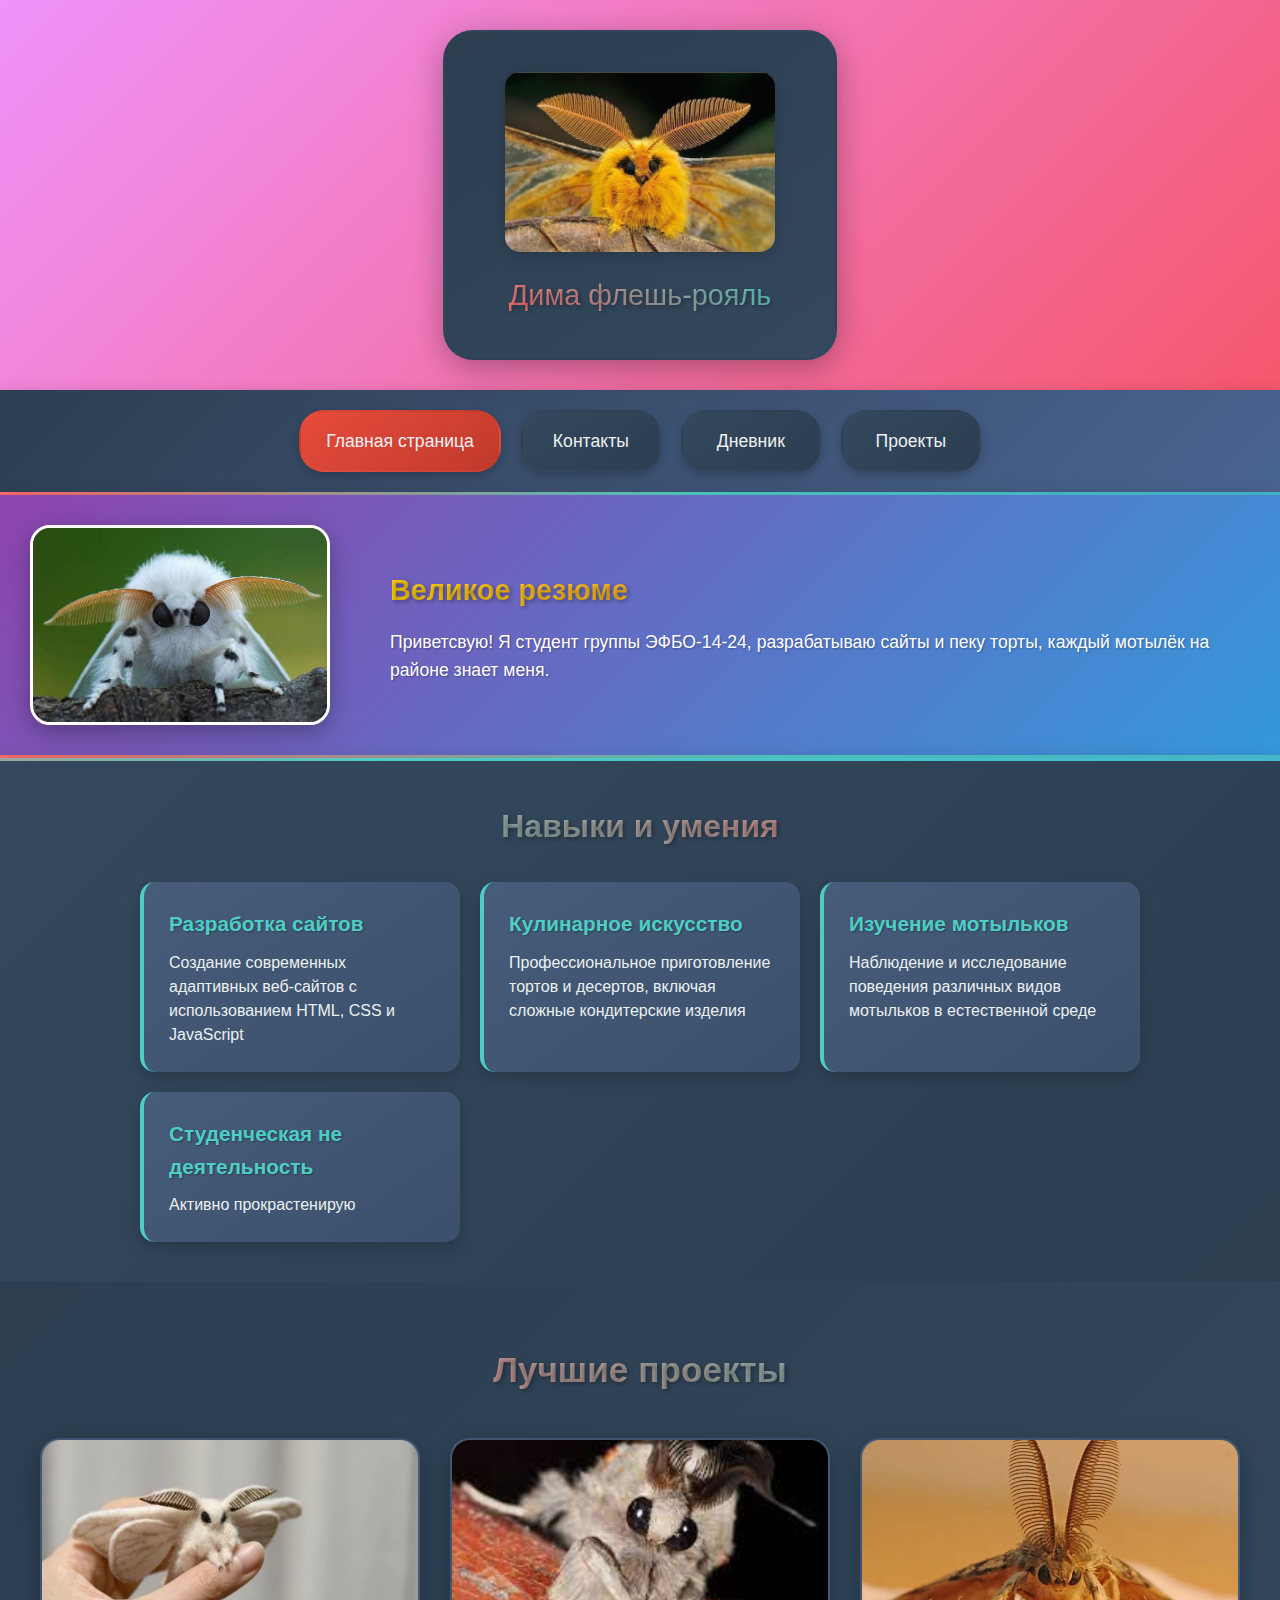
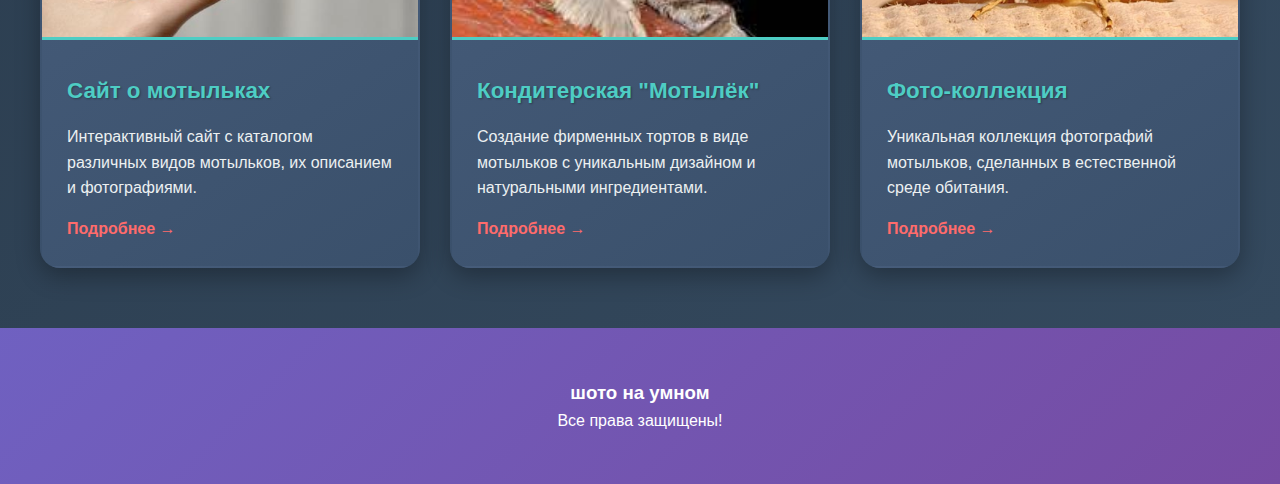
<file: index.html>
<!DOCTYPE html>
<html lang="ru">
<head>
    <link rel="stylesheet" href="main.css">
    <meta charset="UTF-8">
    <meta name="viewport" content="width=device-width, initial-scale=1.0">
    <title>Мир мотыльков</title>
</head>
<body>
    <header>
        <div class="hdd">
            <img src="img/mainmot.jpg" alt="Дима флешь-рояль">
            <h2>Дима флешь-рояль</h2>
        </div>
    </header>
    
    <nav class="nav-menu">
        <div class="nav-container">
            <a href="index.html" class="nav-link main-page">Главная страница</a>
            <a href="pages/cont.html" class="nav-link">Контакты</a>
            <a href="pages/dnev.html" class="nav-link">Дневник</a>
            <a href="pages/project.html" class="nav-link">Проекты</a>
        </div>
    </nav>
    
    <div class="top-block">
        <img src="img/mot2.jpg" alt="Мотылек" class="top-photo">
        <div class="top-description">
            <h3>Великое резюме</h3>
            <p>Приветсвую! Я студент группы ЭФБО-14-24, разрабатываю сайты и пеку торты, каждый мотылёк на районе знает меня.</p>
        </div>
    </div>
    
    <section class="skills-block">
        <div class="skills-container">
            <h3 class="skills-title">Навыки и умения</h3>
            <ul class="skills-list">
                <li class="skill-item">
                    <h4>Разработка сайтов</h4>
                    <p>Создание современных адаптивных веб-сайтов с использованием HTML, CSS и JavaScript</p>
                </li>
                <li class="skill-item">
                    <h4>Кулинарное искусство</h4>
                    <p>Профессиональное приготовление тортов и десертов, включая сложные кондитерские изделия</p>
                </li>
                <li class="skill-item">
                    <h4>Изучение мотыльков</h4>
                    <p>Наблюдение и исследование поведения различных видов мотыльков в естественной среде</p>
                </li>
                <li class="skill-item">
                    <h4>Студенческая не деятельность</h4>
                    <p>Активно прокрастенирую</p>
                </li>
            </ul>
        </div>
    </section>
    
    <section class="projects-block">
        <div class="projects-container">
            <h3 class="projects-title">Лучшие проекты</h3>
            <div class="projects-grid">
                <div class="project-item">
                    <img src="img/mots.jpg" alt="Проект 1" class="project-image">
                    <div class="project-content">
                        <h4>Сайт о мотыльках</h4>
                        <p>Интерактивный сайт с каталогом различных видов мотыльков, их описанием и фотографиями.</p>
                        <a href="pages/project.html" class="project-link">Подробнее →</a>
                    </div>
                </div>
                
                <div class="project-item">
                    <img src="img/motpov.jpg" alt="Проект 2" class="project-image">
                    <div class="project-content">
                        <h4>Кондитерская "Мотылёк"</h4>
                        <p>Создание фирменных тортов в виде мотыльков с уникальным дизайном и натуральными ингредиентами.</p>
                        <a href="pages/project.html" class="project-link">Подробнее →</a>
                    </div>
                </div>
                
                <div class="project-item">
                    <img src="img/motk.jpg" alt="Проект 3" class="project-image">
                    <div class="project-content">
                        <h4>Фото-коллекция</h4>
                        <p>Уникальная коллекция фотографий мотыльков, сделанных в естественной среде обитания.</p>
                        <a href="pages/project.html" class="project-link">Подробнее →</a>
                    </div>
                </div>
            </div>
        </div>
    </section>
    
    <div class="content">
        <h3>шото на умном</h3>
        <p>Все права защищены!</p>
    </div>
</body>
</html>
</file>
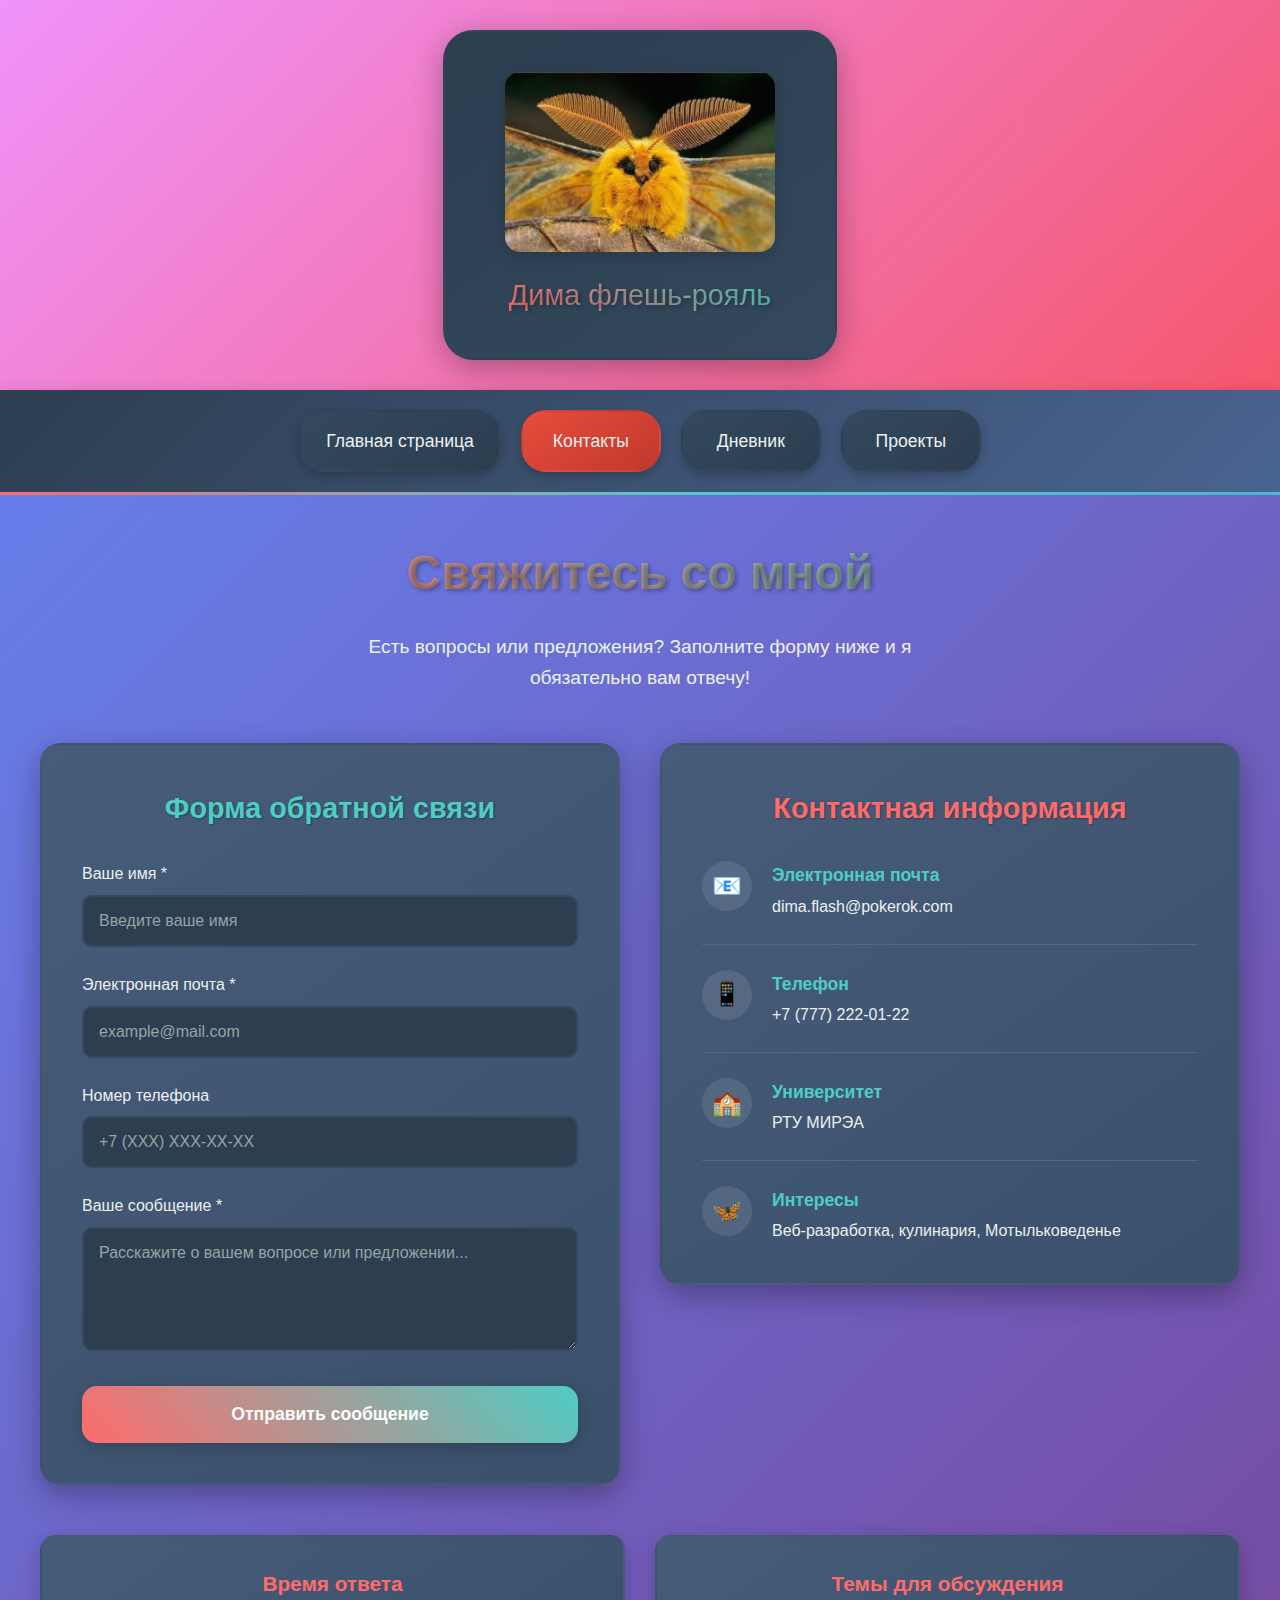
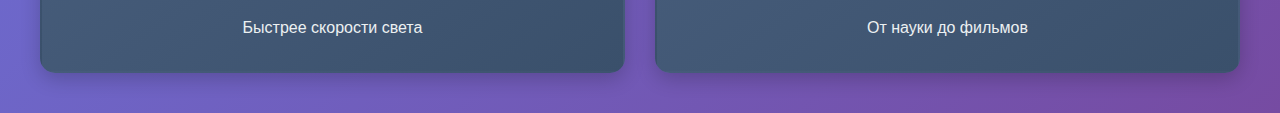
<file: pages/cont.html>
<!DOCTYPE html>
<html lang="ru">
<head>
    <link rel="stylesheet" href="../main.css">
    <meta charset="UTF-8">
    <meta name="viewport" content="width=device-width, initial-scale=1.0">
    <title>Контакты - Мир мотыльков</title>
</head>
<body>
    <header>
        <div class="hdd">
            <img src="../img/mainmot.jpg" alt="Дима флешь-рояль">
            <h2>Дима флешь-рояль</h2>
        </div>
    </header>
    
    <nav class="nav-menu">
        <div class="nav-container">
            <a href="../index.html" class="nav-link">Главная страница</a>
            <a href="cont.html" class="nav-link main-page">Контакты</a>
            <a href="dnev.html" class="nav-link">Дневник</a>
            <a href="project.html" class="nav-link">Проекты</a>
        </div>
    </nav>
    
    <div class="contacts-page">
        <div class="contacts-header">
            <h1>Свяжитесь со мной</h1>
            <p>Есть вопросы или предложения? Заполните форму ниже и я обязательно вам отвечу!</p>
        </div>
        
        <div class="contacts-container">
            <div class="contact-form-container">
                <div class="form-card">
                    <h3>Форма обратной связи</h3>
                    
                    <form class="contact-form">
                        <div class="form-group">
                            <label for="name">Ваше имя *</label>
                            <input type="text" id="name" name="name" required placeholder="Введите ваше имя">
                        </div>
                        
                        <div class="form-group">
                            <label for="email">Электронная почта *</label>
                            <input type="email" id="email" name="email" required placeholder="example@mail.com">
                        </div>
                        
                        <div class="form-group">
                            <label for="phone">Номер телефона</label>
                            <input type="tel" id="phone" name="phone" placeholder="+7 (XXX) XXX-XX-XX">
                        </div>
                        
                        <div class="form-group">
                            <label for="comment">Ваше сообщение *</label>
                            <textarea id="comment" name="comment" required placeholder="Расскажите о вашем вопросе или предложении..." rows="5"></textarea>
                        </div>
                        
                        <button type="submit" class="submit-btn">
                            Отправить сообщение
                        </button>
                    </form>
                </div>
            </div>
            
            <div class="contact-info">
                <div class="info-card">
                    <h3>Контактная информация</h3>
                    
                    <div class="contact-item">
                        <div class="contact-icon">📧</div>
                        <div class="contact-details">
                            <h4>Электронная почта</h4>
                            <p>dima.flash@pokerok.com</p>
                        </div>
                    </div>
                    
                    <div class="contact-item">
                        <div class="contact-icon">📱</div>
                        <div class="contact-details">
                            <h4>Телефон</h4>
                            <p>+7 (777) 222-01-22</p>
                        </div>
                    </div>
                    
                    <div class="contact-item">
                        <div class="contact-icon">🏫</div>
                        <div class="contact-details">
                            <h4>Университет</h4>
                            <p>РТУ МИРЭА</p>
                        </div>
                    </div>
                    
                    <div class="contact-item">
                        <div class="contact-icon">🦋</div>
                        <div class="contact-details">
                            <h4>Интересы</h4>
                            <p>Веб-разработка, кулинария, Мотыльковеденье</p>
                        </div>
                    </div>
                </div>
            </div>
        </div>
        
        <div class="additional-info">
            <div class="info-block">
                <h3>Время ответа</h3>
                <p>Быстрее скорости света</p>
            </div>
            
            <div class="info-block">
                <h3>Темы для обсуждения</h3>
                <p>От науки до фильмов</p>
            </div>
        </div>
    </div>
    
    <!-- Подключаем JS файл -->
    <script src="../main.js"></script>
</body>
</html>
</file>
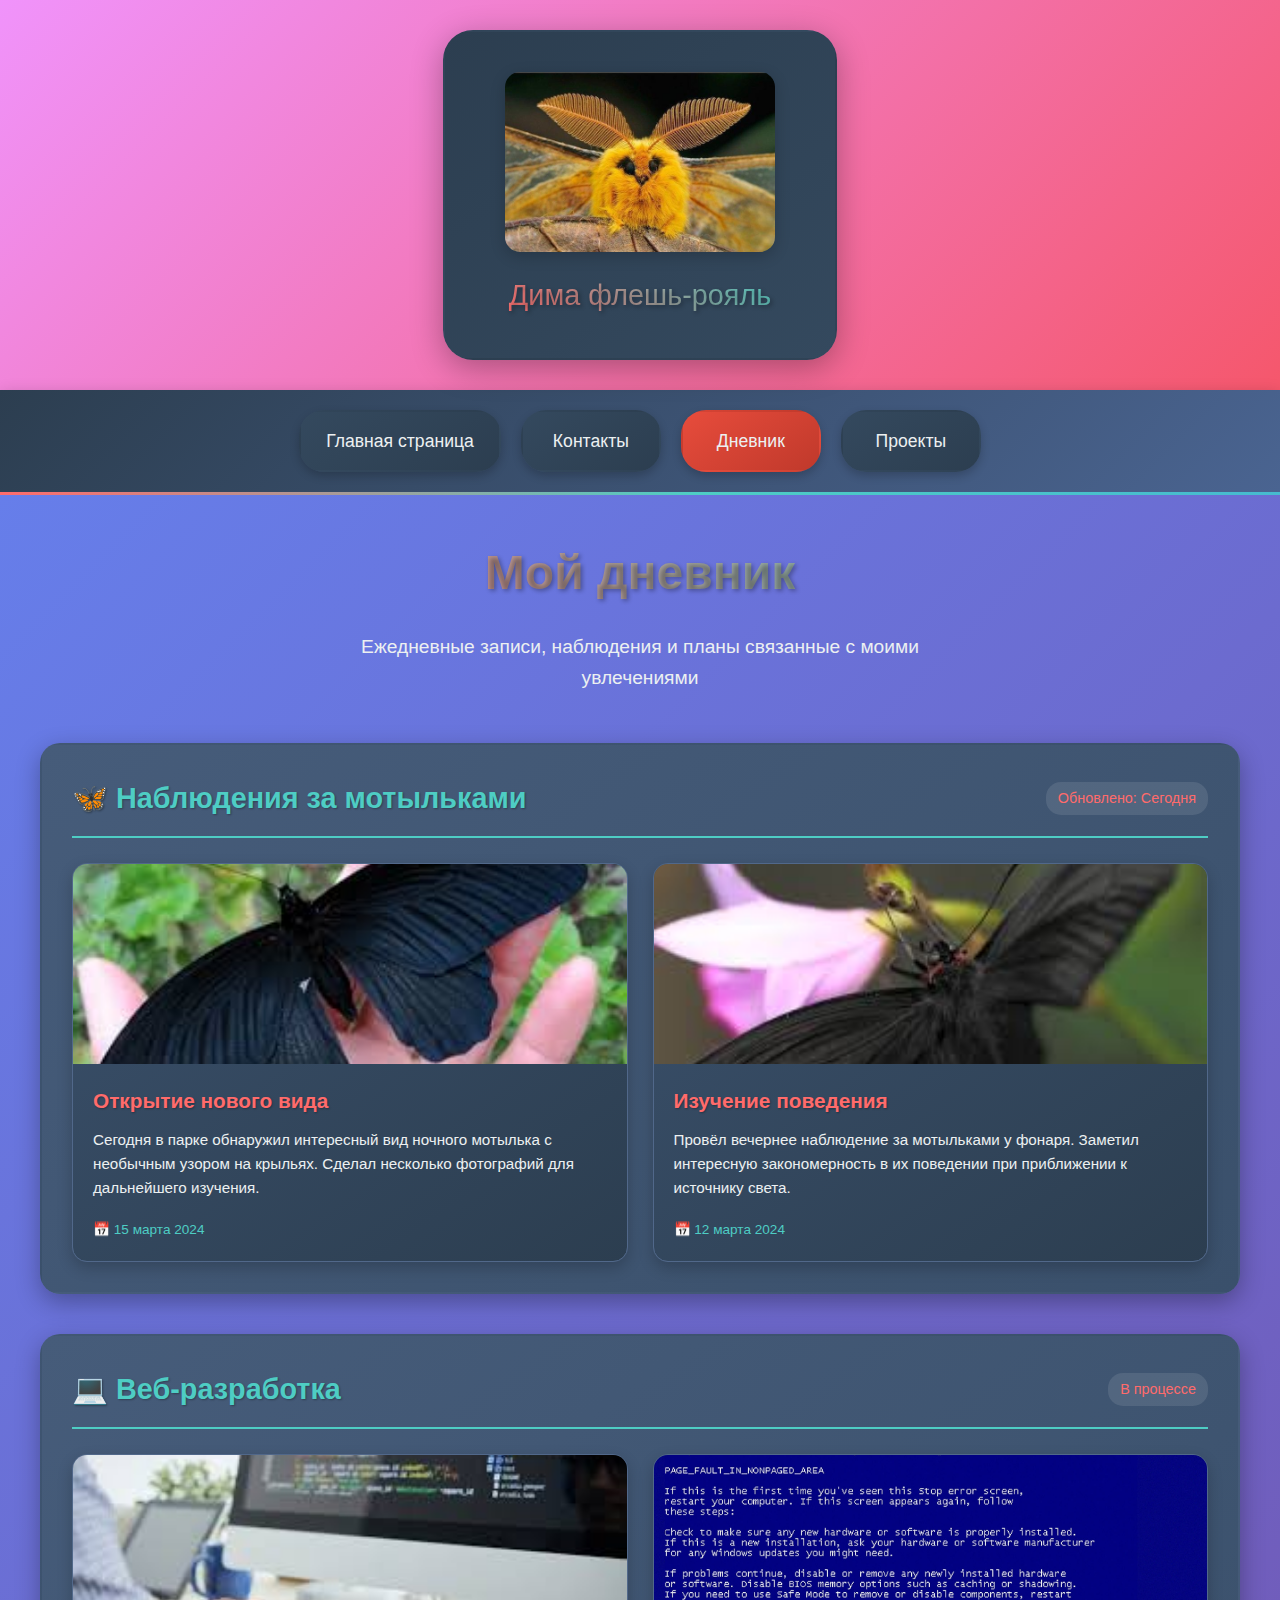
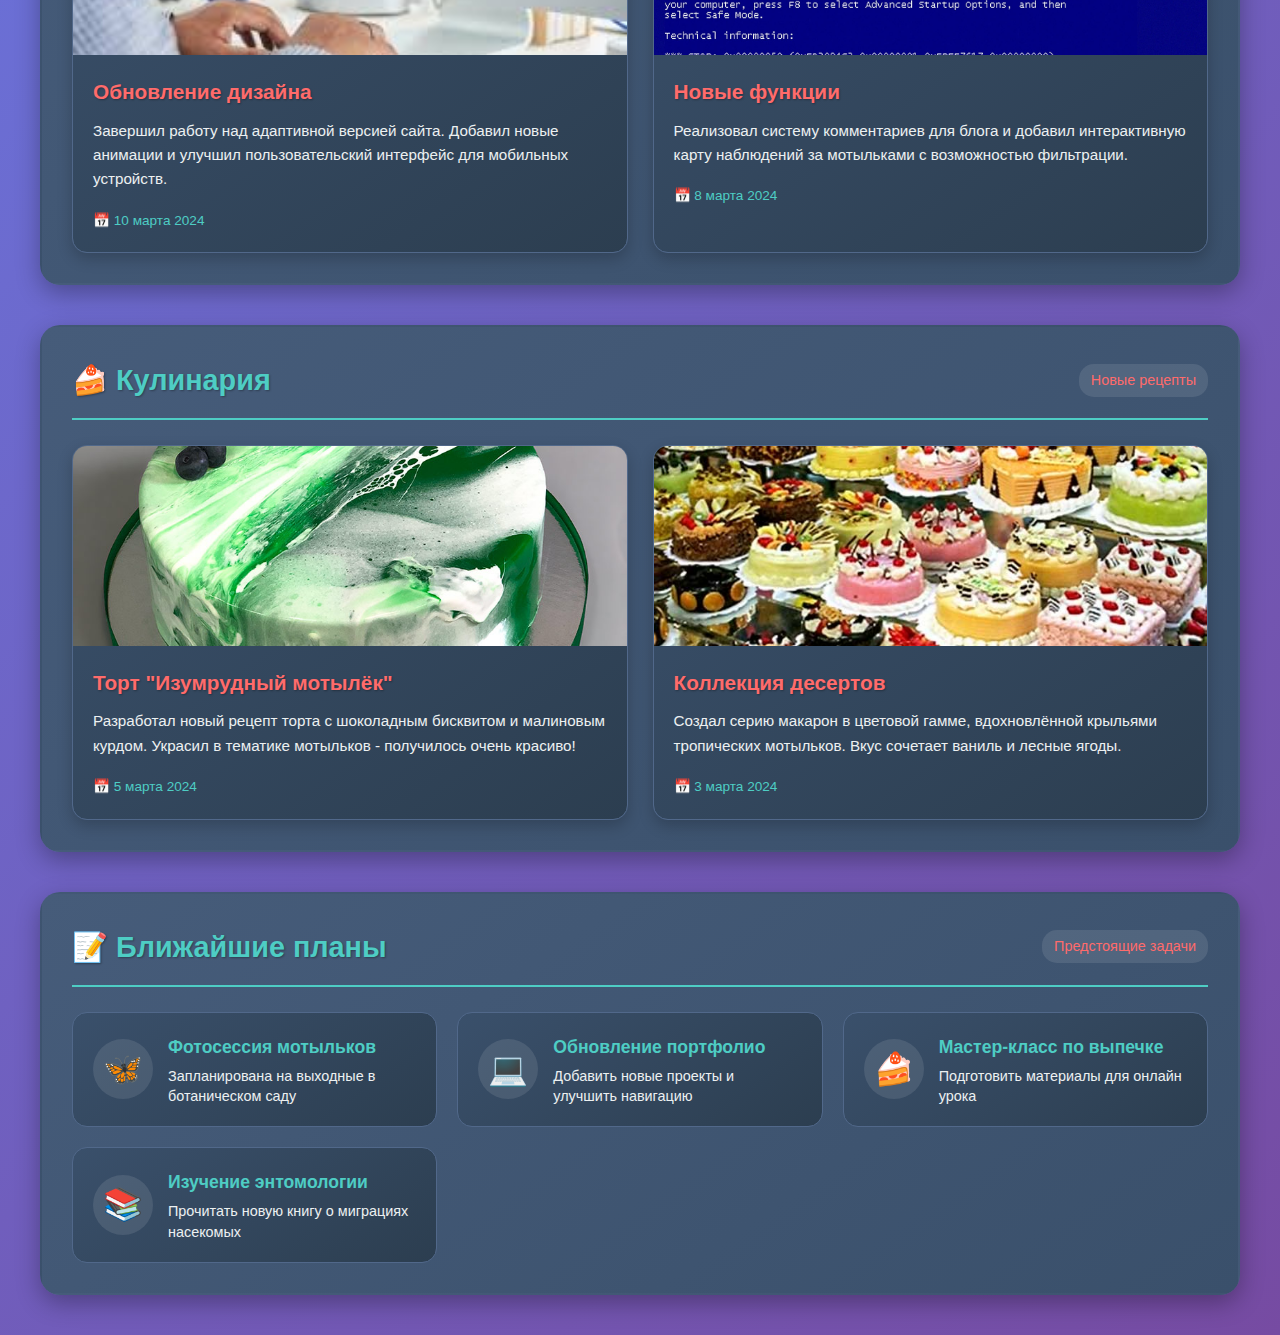
<file: pages/dnev.html>
<!DOCTYPE html>
<html lang="ru">
<head>
    <link rel="stylesheet" href="../main.css">
    <meta charset="UTF-8">
    <meta name="viewport" content="width=device-width, initial-scale=1.0">
    <title>Дневник - Мир мотыльков</title>
</head>
<body>
    <header>
        <div class="hdd">
            <img src="../img/mainmot.jpg" alt="Дима флешь-рояль">
            <h2>Дима флешь-рояль</h2>
        </div>
    </header>
    
    <nav class="nav-menu">
        <div class="nav-container">
            <a href="../index.html" class="nav-link">Главная страница</a>
            <a href="cont.html" class="nav-link">Контакты</a>
            <a href="dnev.html" class="nav-link main-page">Дневник</a>
            <a href="project.html" class="nav-link">Проекты</a>
        </div>
    </nav>
    
    <div class="diary-page">
        <div class="diary-header">
            <h1>Мой дневник</h1>
            <p>Ежедневные записи, наблюдения и планы связанные с моими увлечениями</p>
        </div>
        
        <div class="diary-content">
            <div class="diary-section">
                <div class="section-header">
                    <h3>🦋 Наблюдения за мотыльками</h3>
                    <span class="section-date">Обновлено: Сегодня</span>
                </div>
                <div class="section-content">
                    <div class="diary-card">
                        <div class="card-image">
                            <img src="../img/black.jpg" alt="Ночной мотылёк">
                        </div>
                        <div class="card-content">
                            <h4>Открытие нового вида</h4>
                            <p>Сегодня в парке обнаружил интересный вид ночного мотылька с необычным узором на крыльях. Сделал несколько фотографий для дальнейшего изучения.</p>
                            <span class="card-date">📅 15 марта 2024</span>
                        </div>
                    </div>
                    
                    <div class="diary-card">
                        <div class="card-image">
                            <img src="../img/poved.jpg" alt="Изучение поведения">
                        </div>
                        <div class="card-content">
                            <h4>Изучение поведения</h4>
                            <p>Провёл вечернее наблюдение за мотыльками у фонаря. Заметил интересную закономерность в их поведении при приближении к источнику света.</p>
                            <span class="card-date">📅 12 марта 2024</span>
                        </div>
                    </div>
                </div>
            </div>
            
            
            <div class="diary-section">
                <div class="section-header">
                    <h3>💻 Веб-разработка</h3>
                    <span class="section-date">В процессе</span>
                </div>
                <div class="section-content">
                    <div class="diary-card">
                        <div class="card-image">
                            <img src="../img/razrab.jpeg" alt="Разработка сайта">
                        </div>
                        <div class="card-content">
                            <h4>Обновление дизайна</h4>
                            <p>Завершил работу над адаптивной версией сайта. Добавил новые анимации и улучшил пользовательский интерфейс для мобильных устройств.</p>
                            <span class="card-date">📅 10 марта 2024</span>
                        </div>
                    </div>
                    
                    <div class="diary-card">
                        <div class="card-image">
                            <img src="../img/blue.jpg" alt="Новые функции">
                        </div>
                        <div class="card-content">
                            <h4>Новые функции</h4>
                            <p>Реализовал систему комментариев для блога и добавил интерактивную карту наблюдений за мотыльками с возможностью фильтрации.</p>
                            <span class="card-date">📅 8 марта 2024</span>
                        </div>
                    </div>
                </div>
            </div>
            
            
            <div class="diary-section">
                <div class="section-header">
                    <h3>🍰 Кулинария</h3>
                    <span class="section-date">Новые рецепты</span>
                </div>
                <div class="section-content">
                    <div class="diary-card">
                        <div class="card-image">
                            <img src="../img/greentort.jpg" alt="Новый торт">
                        </div>
                        <div class="card-content">
                            <h4>Торт "Изумрудный мотылёк"</h4>
                            <p>Разработал новый рецепт торта с шоколадным бисквитом и малиновым курдом. Украсил в тематике мотыльков - получилось очень красиво!</p>
                            <span class="card-date">📅 5 марта 2024</span>
                        </div>
                    </div>
                    
                    <div class="diary-card">
                        <div class="card-image">
                            <img src="../img/totrti.jpg" alt="Десерты">
                        </div>
                        <div class="card-content">
                            <h4>Коллекция десертов</h4>
                            <p>Создал серию макарон в цветовой гамме, вдохновлённой крыльями тропических мотыльков. Вкус сочетает ваниль и лесные ягоды.</p>
                            <span class="card-date">📅 3 марта 2024</span>
                        </div>
                    </div>
                </div>
            </div>
            
            
            <div class="diary-section">
                <div class="section-header">
                    <h3>📝 Ближайшие планы</h3>
                    <span class="section-date">Предстоящие задачи</span>
                </div>
                <div class="plans-content">
                    <div class="plan-item">
                        <div class="plan-icon">🦋</div>
                        <div class="plan-details">
                            <h4>Фотосессия мотыльков</h4>
                            <p>Запланирована на выходные в ботаническом саду</p>
                        </div>
                    </div>
                    
                    <div class="plan-item">
                        <div class="plan-icon">💻</div>
                        <div class="plan-details">
                            <h4>Обновление портфолио</h4>
                            <p>Добавить новые проекты и улучшить навигацию</p>
                        </div>
                    </div>
                    
                    <div class="plan-item">
                        <div class="plan-icon">🍰</div>
                        <div class="plan-details">
                            <h4>Мастер-класс по выпечке</h4>
                            <p>Подготовить материалы для онлайн урока</p>
                        </div>
                    </div>
                    
                    <div class="plan-item">
                        <div class="plan-icon">📚</div>
                        <div class="plan-details">
                            <h4>Изучение энтомологии</h4>
                            <p>Прочитать новую книгу о миграциях насекомых</p>
                        </div>
                    </div>
                </div>
            </div>
        </div>
    </div>
</body>
</html>
</file>
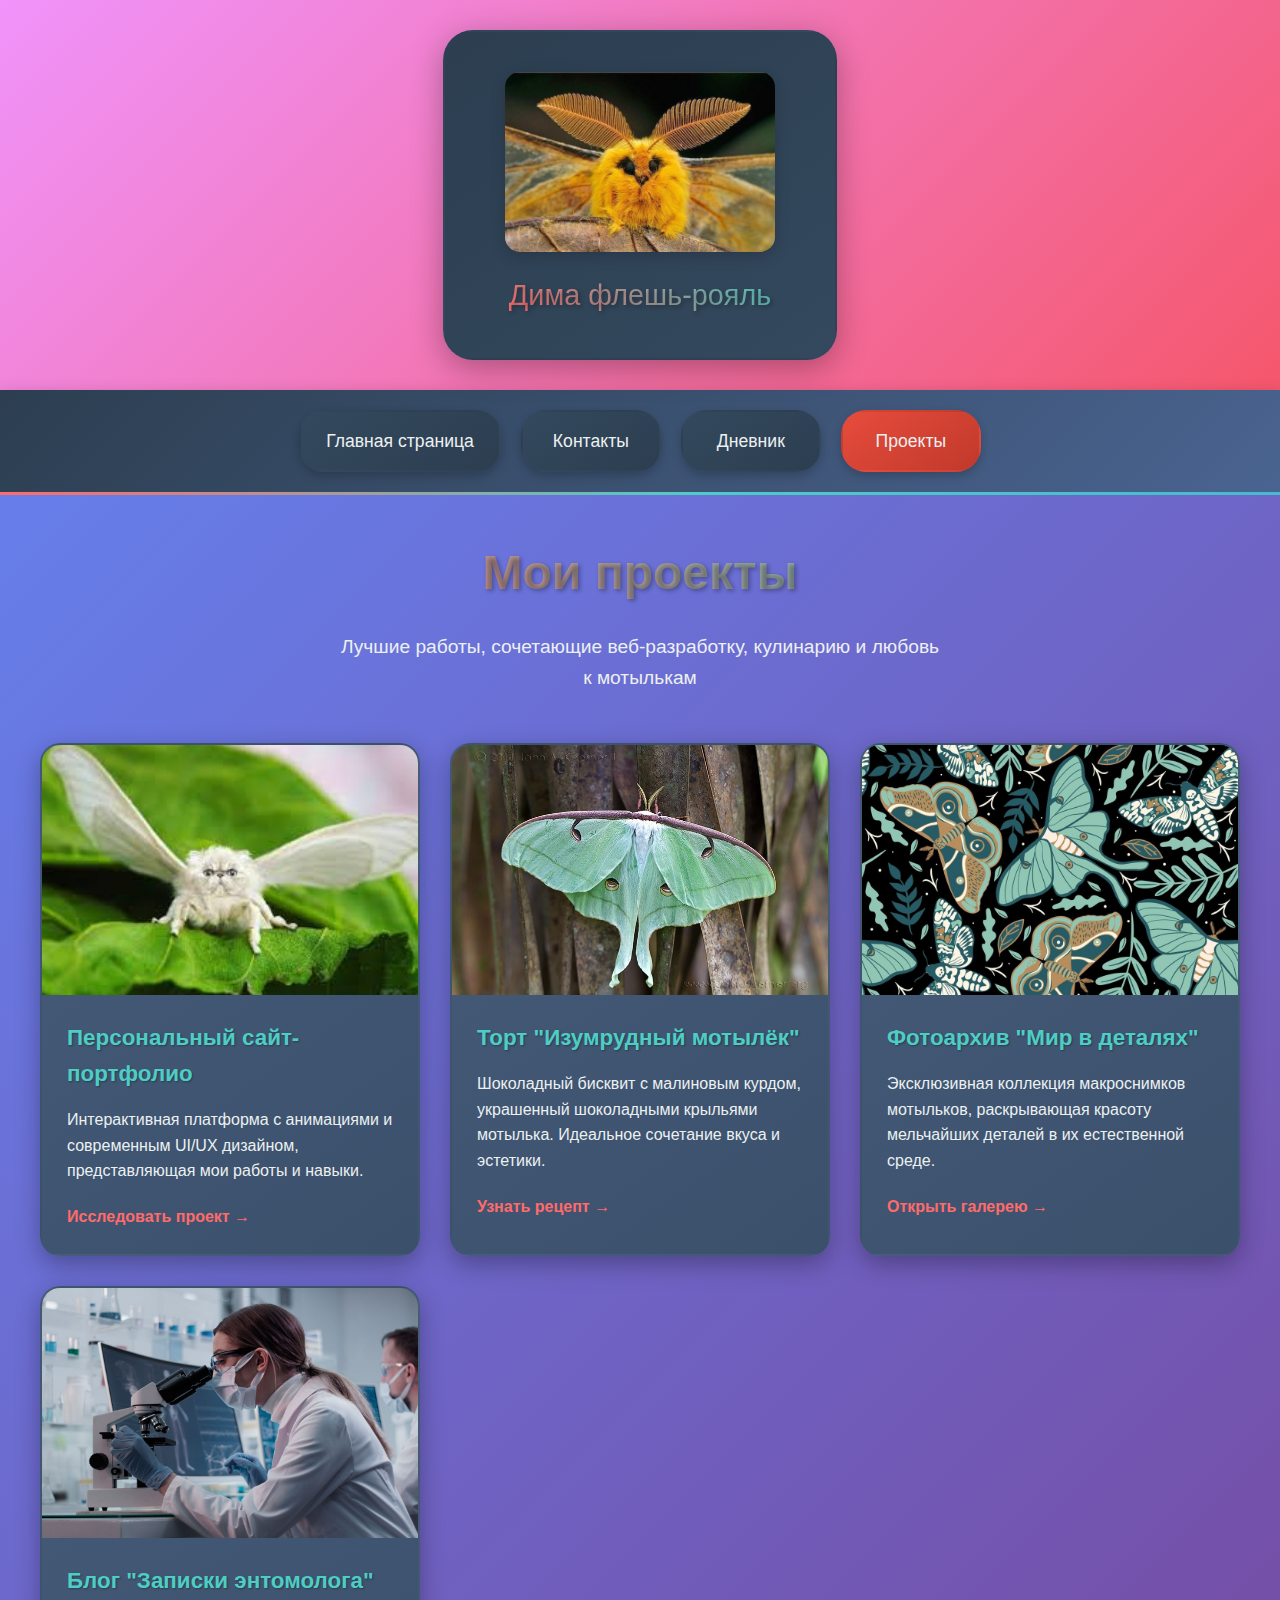
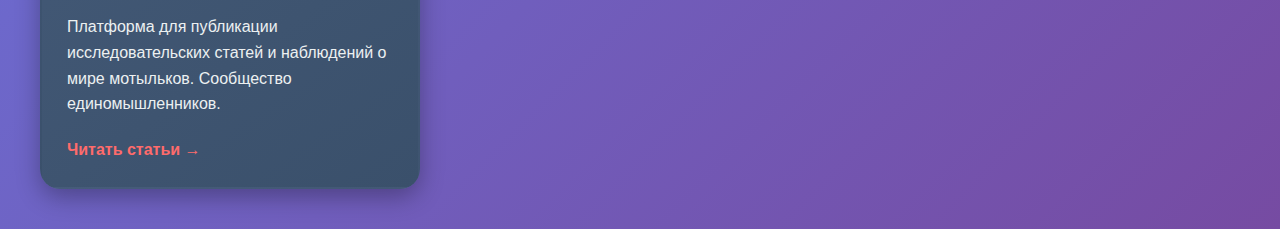
<file: pages/project.html>
<!DOCTYPE html>
<html lang="ru">
<head>
    <link rel="stylesheet" href="../main.css">
    <meta charset="UTF-8">
    <meta name="viewport" content="width=device-width, initial-scale=1.0">
    <title>Проекты - Мир мотыльков</title>
</head>
<body>
    <header>
        <div class="hdd">
            <img src="../img/mainmot.jpg" alt="Дима флешь-рояль">
            <h2>Дима флешь-рояль</h2>
        </div>
    </header>
    
    <nav class="nav-menu">
        <div class="nav-container">
            <a href="../index.html" class="nav-link">Главная страница</a>
            <a href="cont.html" class="nav-link">Контакты</a>
            <a href="dnev.html" class="nav-link">Дневник</a>
            <a href="project.html" class="nav-link main-page">Проекты</a>
        </div>
    </nav>
    
    <div class="projects-page">
        <div class="projects-header">
            <h1>Мои проекты</h1>
            <p>Лучшие работы, сочетающие веб-разработку, кулинарию и любовь к мотылькам</p>
        </div>
        
        <div class="all-projects-grid">
            
            <div class="project-card">
                <div class="project-image-container">
                    <img src="../img/cotm.jpg" alt="Сайт портфолио" class="project-card-image">
                    <div class="image-description">
                        <h4>Адаптивный дизайн</h4>
                        <p>Современный интерфейс, работающий на всех устройствах</p>
                    </div>
                </div>
                <div class="project-card-content">
                    <h3>Персональный сайт-портфолио</h3>
                    <p>Интерактивная платформа с анимациями и современным UI/UX дизайном, представляющая мои работы и навыки.</p>
                    <a href="#" class="project-card-link">Исследовать проект →</a>
                </div>
            </div>
            
            
            <div class="project-card">
                <div class="project-image-container">
                    <img src="../img/green.jpg" alt="Торт Мотылёк" class="project-card-image">
                    <div class="image-description">
                        <h4>Ручная работа</h4>
                        <p>Уникальный дизайн и натуральные ингредиенты</p>
                    </div>
                </div>
                <div class="project-card-content">
                    <h3>Торт "Изумрудный мотылёк"</h3>
                    <p>Шоколадный бисквит с малиновым курдом, украшенный шоколадными крыльями мотылька. Идеальное сочетание вкуса и эстетики.</p>
                    <a href="#" class="project-card-link">Узнать рецепт →</a>
                </div>
            </div>
            
            
            <div class="project-card">
                <div class="project-image-container">
                    <img src="../img/alb.jpg" alt="Фото коллекция" class="project-card-image">
                    <div class="image-description">
                        <h4>Макросъёмка</h4>
                        <p>Детализация и естественная среда обитания</p>
                    </div>
                </div>
                <div class="project-card-content">
                    <h3>Фотоархив "Мир в деталях"</h3>
                    <p>Эксклюзивная коллекция макроснимков мотыльков, раскрывающая красоту мельчайших деталей в их естественной среде.</p>
                    <a href="#" class="project-card-link">Открыть галерею →</a>
                </div>
            </div>
            
            
            <div class="project-card">
                <div class="project-image-container">
                    <img src="../img/uchon.jpg" alt="Блог" class="project-card-image">
                    <div class="image-description">
                        <h4>Образовательный контент</h4>
                        <p>Статьи и исследования для сообщества</p>
                    </div>
                </div>
                <div class="project-card-content">
                    <h3>Блог "Записки энтомолога"</h3>
                    <p>Платформа для публикации исследовательских статей и наблюдений о мире мотыльков. Сообщество единомышленников.</p>
                    <a href="#" class="project-card-link">Читать статьи →</a>
                </div>
            </div>
        </div>
    </div>
</body>
</html>
</file>
<file: main.css>
/* Сброс стандартных отступов */
* {
    margin: 0;
    padding: 0;
    box-sizing: border-box;
}

body {
    background: linear-gradient(135deg, #667eea 0%, #764ba2 100%);
    min-height: 100vh;
    font-family: 'Arial', sans-serif;
    line-height: 1.6;
}

/* Хэдер */
header {
    background: linear-gradient(135deg, #f093fb 0%, #f5576c 100%);
    display: flex;
    justify-content: center;
    align-items: center;
    padding: 30px 0;
    width: 100%;
    box-shadow: 0 4px 20px rgba(0, 0, 0, 0.1);
}

.hdd {
    padding: 40px 60px;
    text-align: center;
    background: linear-gradient(145deg, #2c3e50, #34495e);
    color: #ecf0f1;
    width: auto;
    max-width: 70%;
    border-radius: 30px;
    box-shadow: 0 8px 32px rgba(0, 0, 0, 0.3);
    border: 2px solid transparent;
    position: relative;
}

.hdd::before {
    content: '';
    position: absolute;
    top: -2px;
    left: -2px;
    right: -2px;
    bottom: -2px;
    background: linear-gradient(45deg, #ff6b6b, #4ecdc4, #45b7d1, #96ceb4);
    border-radius: 32px;
    z-index: -1;
    opacity: 0.7;
}

.hdd img {
    max-width: 100%;
    height: auto;
    max-height: 180px;
    display: block;
    margin: 0 auto 20px;
    border-radius: 15px;
    box-shadow: 0 4px 15px rgba(0, 0, 0, 0.2);
}

.hdd h2 {
    margin: 0;
    font-size: 1.8em;
    font-weight: 300;
    text-shadow: 2px 2px 4px rgba(0, 0, 0, 0.3);
    background: linear-gradient(45deg, #ff6b6b, #4ecdc4);
    -webkit-background-clip: text;
    -webkit-text-fill-color: transparent;
    background-clip: text;
}

/* Навигационное меню */
.nav-menu {
    background: linear-gradient(135deg, #2c3e50, #4a6491);
    padding: 20px 0;
    box-shadow: 0 4px 15px rgba(0, 0, 0, 0.2);
    border-bottom: 3px solid;
    border-image: linear-gradient(45deg, #ff6b6b, #4ecdc4, #45b7d1) 1;
}

.nav-container {
    max-width: 1200px;
    margin: 0 auto;
    display: flex;
    justify-content: center;
    gap: 20px;
    flex-wrap: nowrap;
}

.nav-link {
    color: #ecf0f1;
    text-decoration: none;
    padding: 15px 25px;
    background: linear-gradient(145deg, #34495e, #2c3e50);
    border-radius: 25px;
    font-size: 1.1em;
    font-weight: 500;
    transition: all 0.3s ease;
    box-shadow: 0 4px 10px rgba(0, 0, 0, 0.2);
    border: 2px solid transparent;
    min-width: 140px;
    text-align: center;
    white-space: nowrap;
    position: relative;
}

.nav-link::before {
    content: '';
    position: absolute;
    top: -2px;
    left: -2px;
    right: -2px;
    bottom: -2px;
    background: linear-gradient(45deg, #ff6b6b, #4ecdc4, #45b7d1);
    border-radius: 27px;
    z-index: -1;
    opacity: 0;
    transition: opacity 0.3s ease;
}

.nav-link:hover {
    transform: translateY(-3px);
    box-shadow: 0 8px 20px rgba(0, 0, 0, 0.3);
    color: white;
}

.nav-link:hover::before {
    opacity: 1;
}

.nav-link.main-page {
    background: linear-gradient(145deg, #e74c3c, #c0392b);
}

/* Блок с фото и описанием */
.top-block {
    display: flex;
    align-items: center;
    background: linear-gradient(135deg, #8e44ad, #3498db);
    padding: 30px;
    box-shadow: 0 4px 20px rgba(0, 0, 0, 0.2);
    border-bottom: 3px solid;
    border-image: linear-gradient(45deg, #ff6b6b, #4ecdc4, #45b7d1) 1;
}

.top-photo {
    width: 300px;
    height: 200px;
    border-radius: 20px;
    object-fit: cover;
    box-shadow: 0 8px 25px rgba(0, 0, 0, 0.3);
    margin-right: 40px;
    border: 3px solid white;
}

.top-description {
    flex: 1;
    color: white;
    padding: 20px;
}

.top-description h3 {
    font-size: 1.8em;
    margin-bottom: 15px;
    text-shadow: 2px 2px 4px rgba(0, 0, 0, 0.3);
    background: linear-gradient(45deg, #ffd700, #ff6b6b);
    -webkit-background-clip: text;
    -webkit-text-fill-color: transparent;
    background-clip: text;
}

.top-description p {
    font-size: 1.1em;
    line-height: 1.6;
    margin: 0;
    text-shadow: 1px 1px 2px rgba(0, 0, 0, 0.3);
}

/* Блок с навыками */
.skills-block {
    background: linear-gradient(135deg, #34495e, #2c3e50);
    padding: 40px 20px;
    box-shadow: 0 4px 20px rgba(0, 0, 0, 0.2);
    border-top: 3px solid;
    border-image: linear-gradient(45deg, #ff6b6b, #4ecdc4, #45b7d1) 1;
}

.skills-container {
    max-width: 1000px;
    margin: 0 auto;
}

.skills-title {
    text-align: center;
    color: white;
    font-size: 2em;
    margin-bottom: 30px;
    text-shadow: 2px 2px 4px rgba(0, 0, 0, 0.3);
    background: linear-gradient(45deg, #4ecdc4, #ff6b6b);
    -webkit-background-clip: text;
    -webkit-text-fill-color: transparent;
    background-clip: text;
}

.skills-list {
    display: grid;
    grid-template-columns: repeat(auto-fit, minmax(300px, 1fr));
    gap: 20px;
    list-style: none;
}

.skill-item {
    background: linear-gradient(145deg, #465c7a, #3a506b);
    padding: 25px;
    border-radius: 15px;
    color: white;
    box-shadow: 0 6px 15px rgba(0, 0, 0, 0.2);
    transition: transform 0.3s ease;
    border-left: 4px solid #4ecdc4;
}

.skill-item:hover {
    transform: translateY(-5px);
    box-shadow: 0 10px 25px rgba(0, 0, 0, 0.3);
}

.skill-item h4 {
    font-size: 1.3em;
    margin-bottom: 10px;
    color: #4ecdc4;
    text-shadow: 1px 1px 2px rgba(0, 0, 0, 0.3);
}

.skill-item p {
    margin: 0;
    line-height: 1.5;
    font-size: 1em;
    color: #ecf0f1;
}

/* Основной контент */
.content {
    padding: 50px 20px;
    text-align: center;
    color: white;
}

/* Адаптивность */
@media (max-width: 768px) {
    .hdd {
        max-width: 85%;
        padding: 30px 40px;
    }
    
    .nav-container {
        flex-wrap: wrap;
        gap: 15px;
    }
    
    .nav-link {
        min-width: 120px;
        padding: 12px 20px;
        font-size: 1em;
    }
    
    .top-block {
        flex-direction: column;
        text-align: center;
        padding: 20px;
    }
    
    .top-photo {
        width: 100%;
        max-width: 300px;
        height: auto;
        margin-right: 0;
        margin-bottom: 20px;
    }
    
    .top-description {
        padding: 10px;
    }
    
    .top-description h3 {
        font-size: 1.5em;
    }
    
    .skills-list {
        grid-template-columns: 1fr;
        gap: 15px;
    }
    
    .skill-item {
        padding: 20px;
    }
}
/* Блок с лучшими проектами */
.projects-block {
    background: linear-gradient(135deg, #2c3e50, #34495e);
    padding: 60px 20px;
    margin: 0;
}

.projects-container {
    max-width: 1200px;
    margin: 0 auto;
}

.projects-title {
    text-align: center;
    color: white;
    font-size: 2.2em;
    margin-bottom: 40px;
    text-shadow: 2px 2px 4px rgba(0, 0, 0, 0.3);
    background: linear-gradient(45deg, #ff6b6b, #4ecdc4);
    -webkit-background-clip: text;
    -webkit-text-fill-color: transparent;
    background-clip: text;
}

.projects-grid {
    display: grid;
    grid-template-columns: repeat(3, 1fr);
    gap: 30px;
    list-style: none;
}

.project-item {
    background: linear-gradient(145deg, #465c7a, #3a506b);
    border-radius: 20px;
    overflow: hidden;
    box-shadow: 0 8px 25px rgba(0, 0, 0, 0.3);
    transition: all 0.3s ease;
    border: 2px solid transparent;
}

.project-item:hover {
    transform: translateY(-10px);
    box-shadow: 0 15px 35px rgba(0, 0, 0, 0.4);
    border-color: #4ecdc4;
}

.project-image {
    width: 100%;
    height: 200px;
    object-fit: cover;
    border-bottom: 3px solid #4ecdc4;
}

.project-content {
    padding: 25px;
}

.project-content h4 {
    font-size: 1.4em;
    margin-bottom: 15px;
    color: #4ecdc4;
    text-shadow: 1px 1px 2px rgba(0, 0, 0, 0.3);
}

.project-content p {
    color: #ecf0f1;
    line-height: 1.6;
    margin-bottom: 15px;
    font-size: 1em;
}

.project-link {
    display: inline-block;
    color: #ff6b6b;
    text-decoration: none;
    font-weight: 600;
    transition: color 0.3s ease;
}

.project-link:hover {
    color: #4ecdc4;
}

/* Адаптивность для проектов */
@media (max-width: 1024px) {
    .projects-grid {
        grid-template-columns: repeat(2, 1fr);
        gap: 25px;
    }
}

@media (max-width: 768px) {
    .projects-block {
        padding: 40px 15px;
    }
    
    .projects-title {
        font-size: 1.8em;
        margin-bottom: 30px;
    }
    
    .projects-grid {
        grid-template-columns: 1fr;
        gap: 20px;
    }
    
    .project-item:hover {
        transform: translateY(-5px);
    }
    
    .project-content {
        padding: 20px;
    }
    
    .project-content h4 {
        font-size: 1.3em;
    }
}
/* Стили для страницы проектов */
.projects-page {
    padding: 40px 20px;
    background: linear-gradient(135deg, #667eea 0%, #764ba2 100%);
    min-height: 100vh;
}

.projects-header {
    text-align: center;
    margin-bottom: 50px;
}

.projects-header h1 {
    font-size: 3em;
    color: white;
    margin-bottom: 20px;
    text-shadow: 2px 2px 4px rgba(0, 0, 0, 0.3);
    background: linear-gradient(45deg, #ff6b6b, #4ecdc4);
    -webkit-background-clip: text;
    -webkit-text-fill-color: transparent;
    background-clip: text;
}

.projects-header p {
    font-size: 1.2em;
    color: #ecf0f1;
    max-width: 600px;
    margin: 0 auto;
    line-height: 1.6;
}

/* Фильтры категорий */
.projects-categories {
    margin-bottom: 40px;
}

.category-filter {
    display: flex;
    justify-content: center;
    gap: 15px;
    flex-wrap: wrap;
}

.filter-btn {
    padding: 12px 25px;
    background: linear-gradient(145deg, #34495e, #2c3e50);
    color: #ecf0f1;
    border: none;
    border-radius: 25px;
    font-size: 1em;
    font-weight: 500;
    cursor: pointer;
    transition: all 0.3s ease;
    box-shadow: 0 4px 10px rgba(0, 0, 0, 0.2);
}

.filter-btn:hover {
    transform: translateY(-3px);
    box-shadow: 0 6px 15px rgba(0, 0, 0, 0.3);
}

.filter-btn.active {
    background: linear-gradient(45deg, #ff6b6b, #4ecdc4);
    color: white;
}

/* Сетка всех проектов */
.all-projects-grid {
    display: grid;
    grid-template-columns: repeat(auto-fit, minmax(350px, 1fr));
    gap: 30px;
    max-width: 1200px;
    margin: 0 auto;
}

.project-card {
    background: linear-gradient(145deg, #465c7a, #3a506b);
    border-radius: 20px;
    overflow: hidden;
    box-shadow: 0 8px 25px rgba(0, 0, 0, 0.3);
    transition: all 0.3s ease;
    border: 2px solid transparent;
}

.project-card:hover {
    transform: translateY(-10px);
    box-shadow: 0 15px 35px rgba(0, 0, 0, 0.4);
    border-color: #4ecdc4;
}

.project-image-container {
    position: relative;
    height: 200px;
    overflow: hidden;
}

.project-card-image {
    width: 100%;
    height: 100%;
    object-fit: cover;
    transition: transform 0.3s ease;
}

.project-card:hover .project-card-image {
    transform: scale(1.05);
}

.project-badge {
    position: absolute;
    top: 15px;
    right: 15px;
    padding: 5px 12px;
    border-radius: 15px;
    font-size: 0.8em;
    font-weight: 600;
    color: white;
}

.project-badge.web {
    background: linear-gradient(45deg, #667eea, #764ba2);
}

.project-badge.cooking {
    background: linear-gradient(45deg, #f093fb, #f5576c);
}

.project-badge.moths {
    background: linear-gradient(45deg, #4ecdc4, #44a08d);
}

.project-card-content {
    padding: 25px;
}

.project-card-content h3 {
    font-size: 1.4em;
    margin-bottom: 15px;
    color: #4ecdc4;
    text-shadow: 1px 1px 2px rgba(0, 0, 0, 0.3);
}

.project-card-content p {
    color: #ecf0f1;
    line-height: 1.6;
    margin-bottom: 20px;
    font-size: 1em;
}

.project-tech {
    display: flex;
    flex-wrap: wrap;
    gap: 8px;
    margin-bottom: 20px;
}

.project-tech span {
    padding: 5px 12px;
    background: rgba(255, 255, 255, 0.1);
    border-radius: 15px;
    font-size: 0.8em;
    color: #ecf0f1;
}

.project-card-link {
    display: inline-block;
    color: #ff6b6b;
    text-decoration: none;
    font-weight: 600;
    transition: color 0.3s ease;
}

.project-card-link:hover {
    color: #4ecdc4;
}

/* Адаптивность для страницы проектов */
@media (max-width: 768px) {
    .projects-page {
        padding: 20px 15px;
    }
    
    .projects-header h1 {
        font-size: 2.2em;
    }
    
    .projects-header p {
        font-size: 1.1em;
    }
    
    .category-filter {
        gap: 10px;
    }
    
    .filter-btn {
        padding: 10px 20px;
        font-size: 0.9em;
    }
    
    .all-projects-grid {
        grid-template-columns: 1fr;
        gap: 20px;
    }
    
    .project-card:hover {
        transform: translateY(-5px);
    }
    
    .project-card-content {
        padding: 20px;
    }
}
/* Стили для контейнера изображения с описанием */
.project-image-container {
    position: relative;
    height: 250px;
    overflow: hidden;
}

.project-card-image {
    width: 100%;
    height: 100%;
    object-fit: cover;
    transition: all 0.3s ease;
}

.image-description {
    position: absolute;
    bottom: 0;
    left: 0;
    right: 0;
    background: linear-gradient(transparent, rgba(0, 0, 0, 0.8));
    color: white;
    padding: 20px;
    transform: translateY(100%);
    transition: transform 0.3s ease;
}

.image-description h4 {
    font-size: 1.1em;
    margin-bottom: 5px;
    color: #4ecdc4;
    text-shadow: 1px 1px 2px rgba(0, 0, 0, 0.5);
}

.image-description p {
    font-size: 0.9em;
    margin: 0;
    opacity: 0.9;
    line-height: 1.4;
}

/* Эффекты при наведении */
.project-card:hover .project-card-image {
    transform: scale(1.05);
}

.project-card:hover .image-description {
    transform: translateY(0);
}

/* Адаптивность для новых стилей */
@media (max-width: 768px) {
    .project-image-container {
        height: 200px;
    }
    
    .image-description {
        padding: 15px;
        transform: translateY(0);
        background: rgba(0, 0, 0, 0.7);
    }
    
    .image-description h4 {
        font-size: 1em;
    }
    
    .image-description p {
        font-size: 0.8em;
    }
}
/* Стили для страницы дневника */
.diary-page {
    padding: 40px 20px;
    background: linear-gradient(135deg, #667eea 0%, #764ba2 100%);
    min-height: 100vh;
}

.diary-header {
    text-align: center;
    margin-bottom: 50px;
}

.diary-header h1 {
    font-size: 3em;
    color: white;
    margin-bottom: 20px;
    text-shadow: 2px 2px 4px rgba(0, 0, 0, 0.3);
    background: linear-gradient(45deg, #ff6b6b, #4ecdc4);
    -webkit-background-clip: text;
    -webkit-text-fill-color: transparent;
    background-clip: text;
}

.diary-header p {
    font-size: 1.2em;
    color: #ecf0f1;
    max-width: 600px;
    margin: 0 auto;
    line-height: 1.6;
}

/* Контент дневника */
.diary-content {
    max-width: 1200px;
    margin: 0 auto;
    display: flex;
    flex-direction: column;
    gap: 40px;
}

/* Секции дневника */
.diary-section {
    background: linear-gradient(145deg, #465c7a, #3a506b);
    border-radius: 20px;
    padding: 30px;
    box-shadow: 0 8px 25px rgba(0, 0, 0, 0.3);
    border: 2px solid transparent;
    transition: all 0.3s ease;
}

.diary-section:hover {
    border-color: #4ecdc4;
    transform: translateY(-5px);
}

.section-header {
    display: flex;
    justify-content: space-between;
    align-items: center;
    margin-bottom: 25px;
    padding-bottom: 15px;
    border-bottom: 2px solid #4ecdc4;
}

.section-header h3 {
    color: #4ecdc4;
    font-size: 1.8em;
    margin: 0;
    text-shadow: 1px 1px 2px rgba(0, 0, 0, 0.3);
}

.section-date {
    color: #ff6b6b;
    font-size: 0.9em;
    font-weight: 500;
    background: rgba(255, 255, 255, 0.1);
    padding: 5px 12px;
    border-radius: 15px;
}

/* Контент секций */
.section-content {
    display: grid;
    grid-template-columns: repeat(auto-fit, minmax(400px, 1fr));
    gap: 25px;
}

/* Карточки дневника */
.diary-card {
    background: linear-gradient(145deg, #3a506b, #2c3e50);
    border-radius: 15px;
    overflow: hidden;
    box-shadow: 0 6px 15px rgba(0, 0, 0, 0.2);
    transition: all 0.3s ease;
    border: 1px solid #51688a;
}

.diary-card:hover {
    transform: translateY(-8px);
    box-shadow: 0 12px 30px rgba(0, 0, 0, 0.4);
    border-color: #4ecdc4;
}

.card-image {
    height: 200px;
    overflow: hidden;
}

.card-image img {
    width: 100%;
    height: 100%;
    object-fit: cover;
    transition: transform 0.3s ease;
}

.diary-card:hover .card-image img {
    transform: scale(1.05);
}

.card-content {
    padding: 20px;
}

.card-content h4 {
    color: #ff6b6b;
    font-size: 1.3em;
    margin-bottom: 10px;
    text-shadow: 1px 1px 2px rgba(0, 0, 0, 0.3);
}

.card-content p {
    color: #ecf0f1;
    line-height: 1.6;
    margin-bottom: 15px;
    font-size: 0.95em;
}

.card-date {
    color: #4ecdc4;
    font-size: 0.85em;
    font-weight: 500;
}

/* Блок планов */
.plans-content {
    display: grid;
    grid-template-columns: repeat(auto-fit, minmax(280px, 1fr));
    gap: 20px;
}

.plan-item {
    display: flex;
    align-items: center;
    gap: 15px;
    padding: 20px;
    background: linear-gradient(145deg, #3a506b, #2c3e50);
    border-radius: 15px;
    border: 1px solid #51688a;
    transition: all 0.3s ease;
}

.plan-item:hover {
    border-color: #ff6b6b;
    transform: translateX(5px);
}

.plan-icon {
    font-size: 2em;
    width: 60px;
    height: 60px;
    display: flex;
    align-items: center;
    justify-content: center;
    background: rgba(255, 255, 255, 0.1);
    border-radius: 50%;
    flex-shrink: 0;
}

.plan-details h4 {
    color: #4ecdc4;
    margin-bottom: 5px;
    font-size: 1.1em;
}

.plan-details p {
    color: #ecf0f1;
    margin: 0;
    font-size: 0.9em;
    line-height: 1.4;
}

/* Адаптивность для дневника */
@media (max-width: 1024px) {
    .section-content {
        grid-template-columns: 1fr;
    }
}

@media (max-width: 768px) {
    .diary-page {
        padding: 20px 15px;
    }
    
    .diary-header h1 {
        font-size: 2.2em;
    }
    
    .diary-section {
        padding: 20px;
    }
    
    .section-header {
        flex-direction: column;
        gap: 10px;
        text-align: center;
    }
    
    .section-header h3 {
        font-size: 1.5em;
    }
    
    .plans-content {
        grid-template-columns: 1fr;
    }
    
    .plan-item {
        padding: 15px;
    }
    
    .plan-icon {
        width: 50px;
        height: 50px;
        font-size: 1.5em;
    }
}
/* Стили для страницы контактов */
.contacts-page {
    padding: 40px 20px;
    background: linear-gradient(135deg, #667eea 0%, #764ba2 100%);
    min-height: 100vh;
}

.contacts-header {
    text-align: center;
    margin-bottom: 50px;
}

.contacts-header h1 {
    font-size: 3em;
    color: white;
    margin-bottom: 20px;
    text-shadow: 2px 2px 4px rgba(0, 0, 0, 0.3);
    background: linear-gradient(45deg, #ff6b6b, #4ecdc4);
    -webkit-background-clip: text;
    -webkit-text-fill-color: transparent;
    background-clip: text;
}

.contacts-header p {
    font-size: 1.2em;
    color: #ecf0f1;
    max-width: 600px;
    margin: 0 auto;
    line-height: 1.6;
}

/* Контейнер контактов */
.contacts-container {
    display: grid;
    grid-template-columns: 1fr 1fr;
    gap: 40px;
    max-width: 1200px;
    margin: 0 auto 50px;
}

/* Стили формы */
.form-card {
    background: linear-gradient(145deg, #465c7a, #3a506b);
    padding: 40px;
    border-radius: 20px;
    box-shadow: 0 10px 30px rgba(0, 0, 0, 0.3);
    border: 2px solid transparent;
    transition: all 0.3s ease;
}

.form-card:hover {
    border-color: #4ecdc4;
    transform: translateY(-5px);
}

.form-card h3 {
    color: #4ecdc4;
    font-size: 1.8em;
    margin-bottom: 30px;
    text-align: center;
    text-shadow: 1px 1px 2px rgba(0, 0, 0, 0.3);
}

.contact-form {
    display: flex;
    flex-direction: column;
    gap: 25px;
}

.form-group {
    display: flex;
    flex-direction: column;
}

.form-group label {
    color: #ecf0f1;
    margin-bottom: 8px;
    font-weight: 500;
    font-size: 1em;
}

.form-group input,
.form-group textarea {
    padding: 15px;
    border: 2px solid #34495e;
    border-radius: 10px;
    background: #2c3e50;
    color: #ecf0f1;
    font-size: 1em;
    transition: all 0.3s ease;
}

.form-group input:focus,
.form-group textarea:focus {
    outline: none;
    border-color: #4ecdc4;
    background: #34495e;
}

.form-group input::placeholder,
.form-group textarea::placeholder {
    color: #95a5a6;
}

.form-group textarea {
    resize: vertical;
    min-height: 120px;
    font-family: inherit;
}

.submit-btn {
    background: linear-gradient(45deg, #ff6b6b, #4ecdc4);
    color: white;
    border: none;
    padding: 18px 30px;
    border-radius: 15px;
    font-size: 1.1em;
    font-weight: 600;
    cursor: pointer;
    transition: all 0.3s ease;
    margin-top: 10px;
    box-shadow: 0 4px 15px rgba(0, 0, 0, 0.2);
}

.submit-btn:hover {
    transform: translateY(-3px);
    box-shadow: 0 8px 25px rgba(0, 0, 0, 0.3);
}

/* Стили контактной информации */
.contact-info {
    display: flex;
    flex-direction: column;
}

.info-card {
    background: linear-gradient(145deg, #465c7a, #3a506b);
    padding: 40px;
    border-radius: 20px;
    box-shadow: 0 10px 30px rgba(0, 0, 0, 0.3);
    border: 2px solid transparent;
    transition: all 0.3s ease;
    height: fit-content;
}

.info-card:hover {
    border-color: #ff6b6b;
    transform: translateY(-5px);
}

.info-card h3 {
    color: #ff6b6b;
    font-size: 1.8em;
    margin-bottom: 30px;
    text-align: center;
    text-shadow: 1px 1px 2px rgba(0, 0, 0, 0.3);
}

.contact-item {
    display: flex;
    align-items: flex-start;
    gap: 20px;
    margin-bottom: 25px;
    padding-bottom: 25px;
    border-bottom: 1px solid #51688a;
}

.contact-item:last-child {
    margin-bottom: 0;
    padding-bottom: 0;
    border-bottom: none;
}

.contact-icon {
    font-size: 1.5em;
    width: 50px;
    height: 50px;
    display: flex;
    align-items: center;
    justify-content: center;
    background: rgba(255, 255, 255, 0.1);
    border-radius: 50%;
    flex-shrink: 0;
}

.contact-details h4 {
    color: #4ecdc4;
    margin-bottom: 5px;
    font-size: 1.1em;
}

.contact-details p {
    color: #ecf0f1;
    margin: 0;
    line-height: 1.5;
}

/* Дополнительная информация */
.additional-info {
    display: grid;
    grid-template-columns: repeat(auto-fit, minmax(300px, 1fr));
    gap: 30px;
    max-width: 1200px;
    margin: 0 auto;
}

.info-block {
    background: linear-gradient(145deg, #465c7a, #3a506b);
    padding: 30px;
    border-radius: 15px;
    text-align: center;
    box-shadow: 0 6px 20px rgba(0, 0, 0, 0.2);
    border: 2px solid transparent;
    transition: all 0.3s ease;
}

.info-block:hover {
    border-color: #4ecdc4;
    transform: translateY(-3px);
}

.info-block h3 {
    color: #ff6b6b;
    margin-bottom: 15px;
    font-size: 1.3em;
}

.info-block p {
    color: #ecf0f1;
    line-height: 1.6;
    margin: 0;
}

/* Адаптивность для контактов */
@media (max-width: 1024px) {
    .contacts-container {
        grid-template-columns: 1fr;
        gap: 30px;
    }
}

@media (max-width: 768px) {
    .contacts-page {
        padding: 20px 15px;
    }
    
    .contacts-header h1 {
        font-size: 2.2em;
    }
    
    .form-card,
    .info-card {
        padding: 30px 25px;
    }
    
    .contact-item {
        gap: 15px;
    }
    
    .contact-icon {
        width: 40px;
        height: 40px;
        font-size: 1.2em;
    }
    
    .additional-info {
        grid-template-columns: 1fr;
    }
}
</file>
